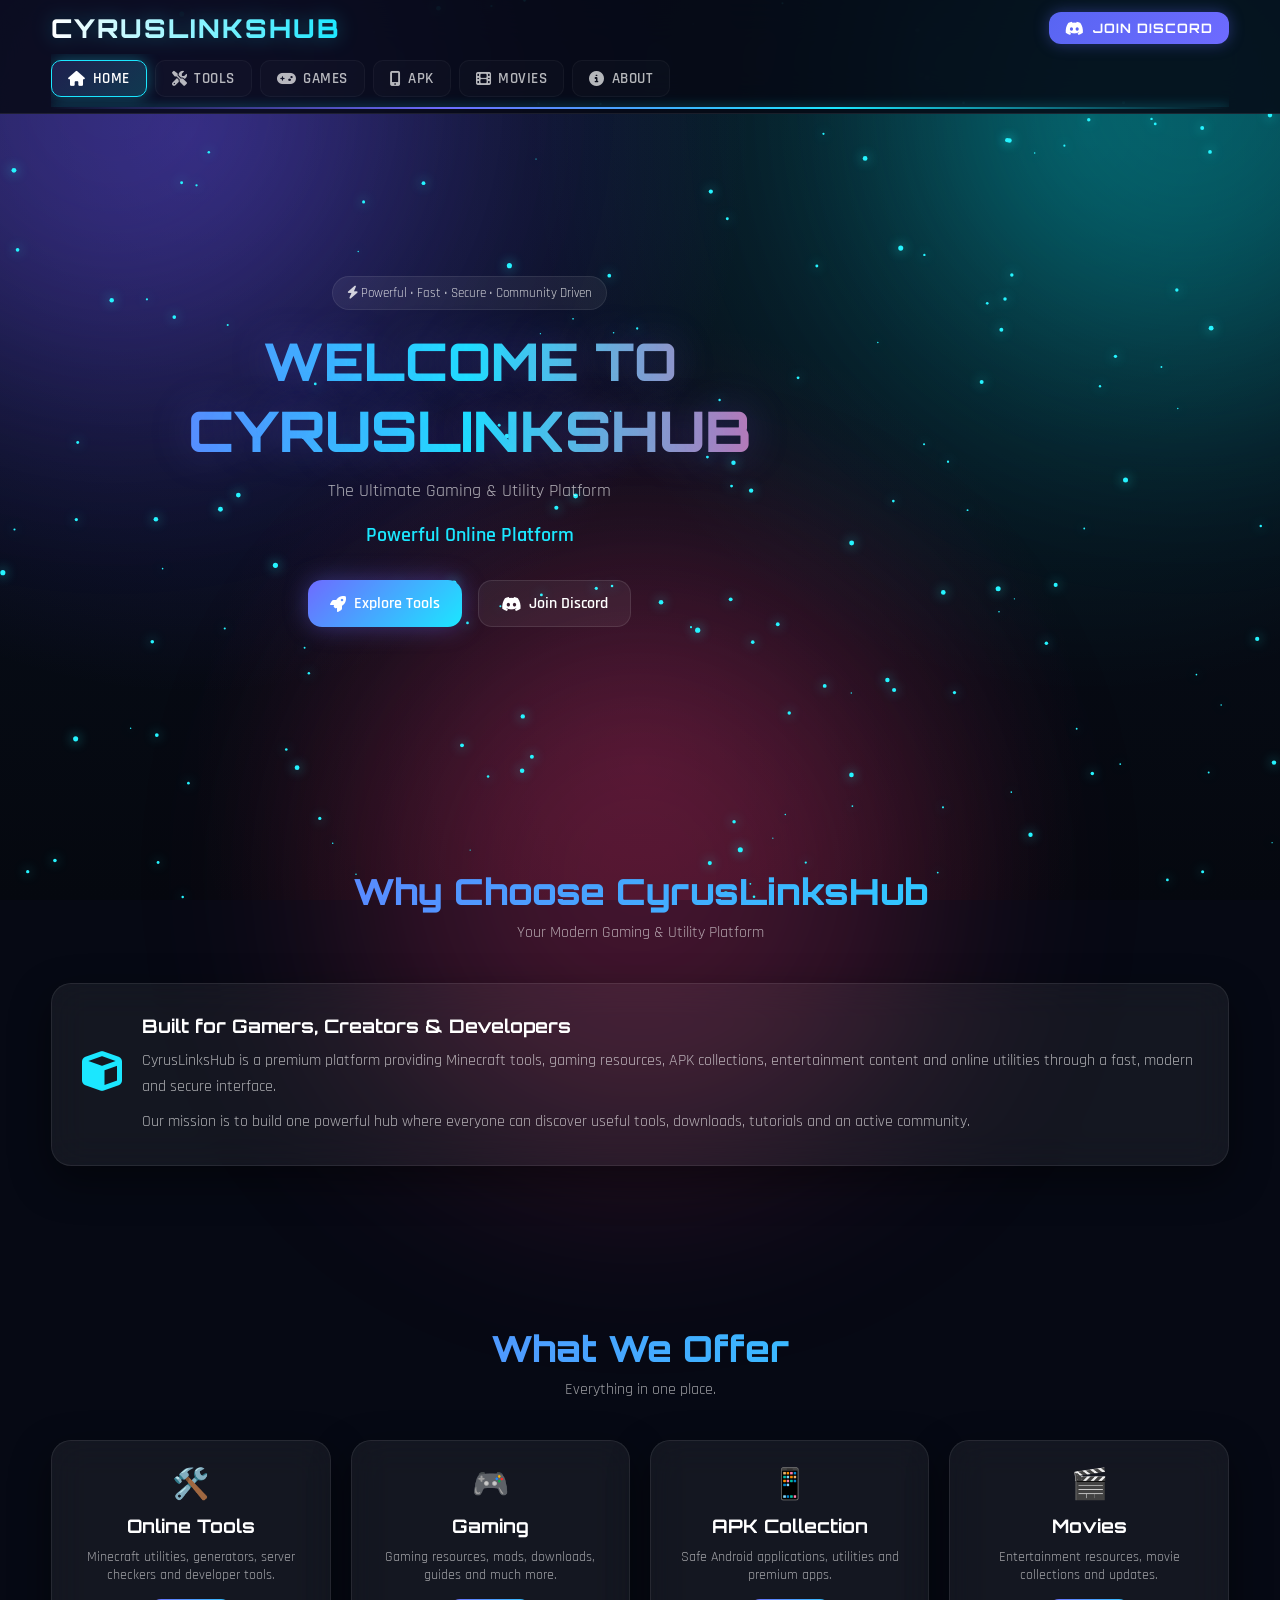
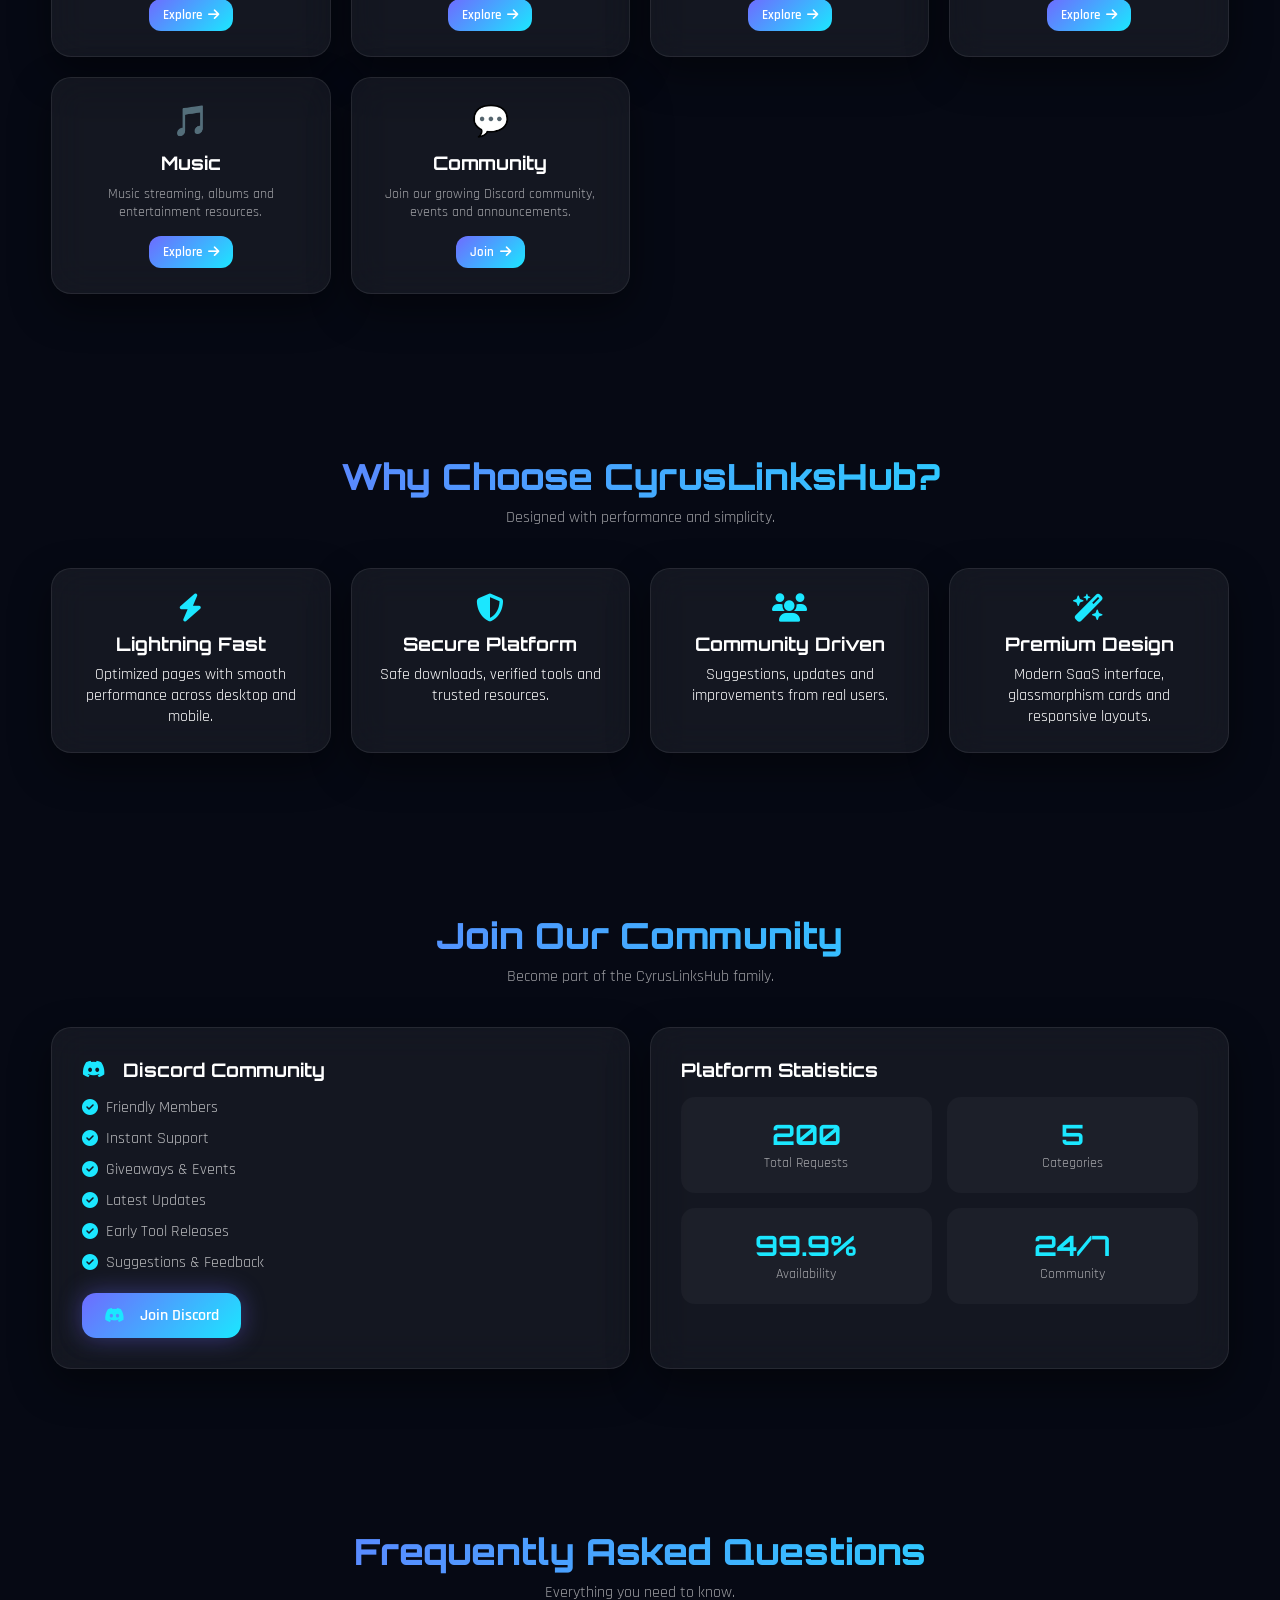
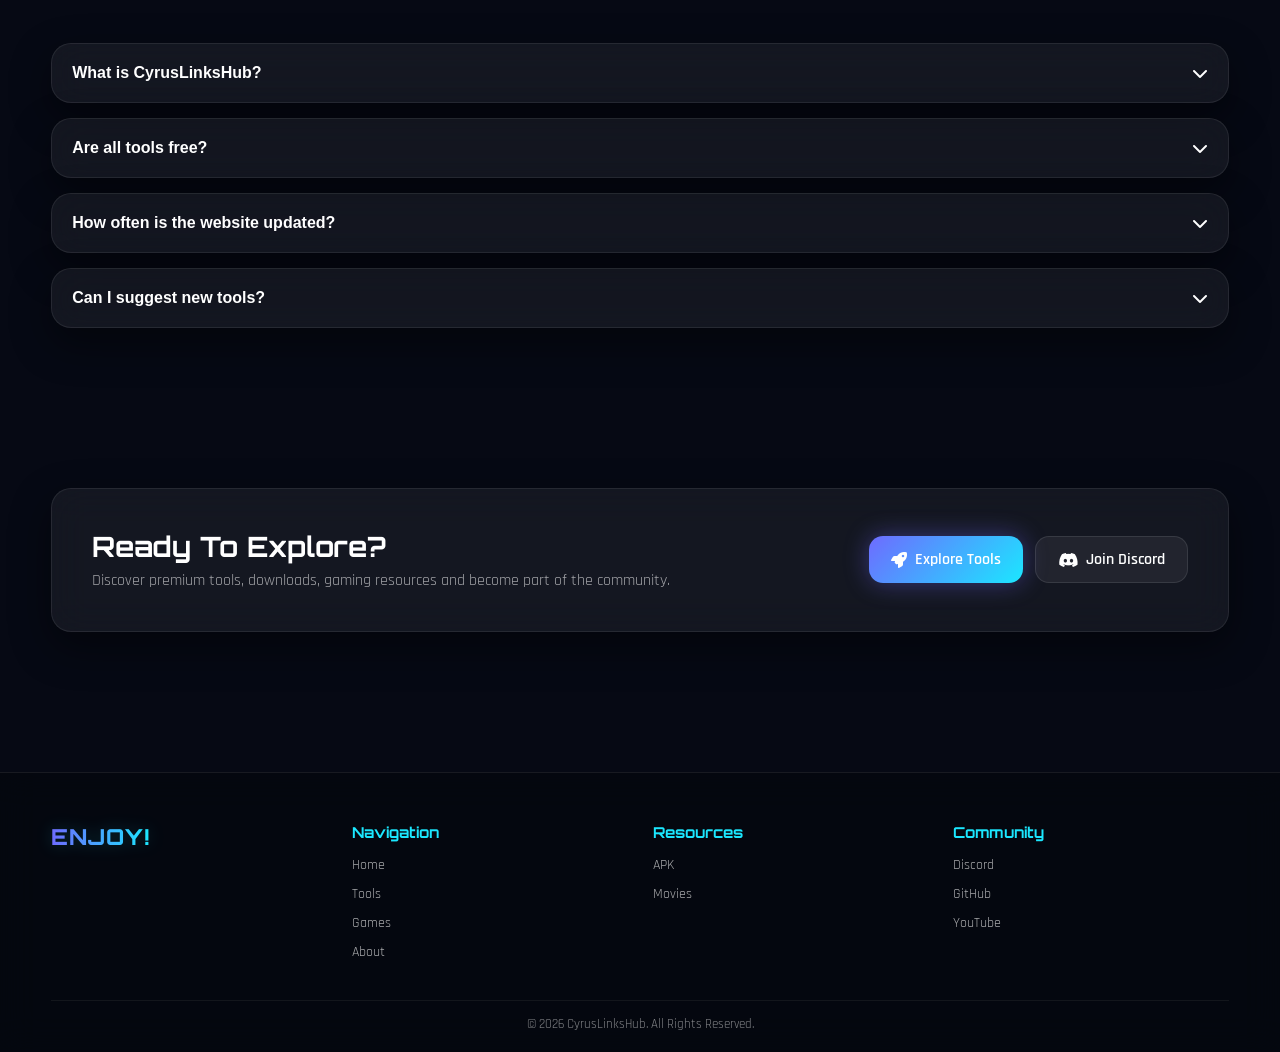
<file: index.html>
<!DOCTYPE html>
<html lang="en">

<head>
    <meta charset="UTF-8">
    <meta name="viewport" content="width=device-width, initial-scale=1.0">
    <title>CyrusLinksHub | Home</title>
    <meta name="description" content="CyrusLinksHub - Premium Minecraft Tools, Gaming Resources, APKs, Movies, Music and Community.">
    <link rel="stylesheet" href="style.css">
    <link rel="preconnect" href="https://fonts.googleapis.com">
    <link rel="preconnect" href="https://fonts.gstatic.com" crossorigin>
    <link href="https://fonts.googleapis.com/css2?family=Orbitron:wght@500;700;800&family=Rajdhani:wght@400;500;600;700&display=swap" rel="stylesheet">
    <link rel="stylesheet" href="https://cdnjs.cloudflare.com/ajax/libs/font-awesome/6.6.0/css/all.min.css">
</head>

<body>

    <canvas id="particles"></canvas>

    <div class="bg-glow glow-left"></div>
    <div class="bg-glow glow-right"></div>
    <div class="bg-glow glow-bottom"></div>

    <header class="header">
        <div class="container">
            <!-- Top Row: Animated Brand Title & Discord Button -->
            <div class="brand-bar">
                <a href="/" class="brand-text">cyruslinkshub</a>
                <a href="https://discord.gg/" target="_blank" class="discord-btn">
                    <i class="fab fa-discord"></i> Join Discord
                </a>
            </div>
            
            <!-- Bottom Row: Scrollable Glowing Navbar -->
            <nav class="navbar">
                <ul class="nav-links">
                    <li>
                        <a class="active" href="/">
                            <i class="fa-solid fa-house"></i> Home
                        </a>
                    </li>
                    <li>
                        <a href="/tools/">
                            <i class="fa-solid fa-screwdriver-wrench"></i> Tools
                        </a>
                    </li>
                    <li>
                        <a href="/games/">
                            <i class="fa-solid fa-gamepad"></i> Games
                        </a>
                    </li>
                    <li>
                        <a href="/apk/">
                            <i class="fa-solid fa-mobile-screen-button"></i> APK
                        </a>
                    </li>
                    <li>
                        <a href="/movies/">
                            <i class="fa-solid fa-film"></i> Movies
                        </a>
                    </li>
                    <li>
                        <a href="about">
                            <i class="fa-solid fa-circle-info"></i> About
                        </a>
                    </li>
                </ul>
            </nav>
        </div>
    </header>

    <main>
        <section class="hero">
            <div class="container">
                <div class="hero-content">
                    <div class="hero-badge">
                        <i class="fas fa-bolt"></i> Powerful • Fast • Secure • Community Driven
                    </div>
                    <h1>WELCOME TO <span>CYRUSLINKSHUB</span></h1>
                    <p class="hero-subtitle">The Ultimate Gaming & Utility Platform</p>
                    <div class="typing-box">
                        <span id="typing"></span>
                    </div>
                    <div class="hero-buttons">
                        <a href="tools.html" class="btn btn-primary">
                            <i class="fas fa-rocket"></i> Explore Tools
                        </a>
                        <a href="https://discord.gg/" target="_blank" class="btn btn-secondary">
                            <i class="fab fa-discord"></i> Join Discord
                        </a>
                    </div>
                </div>
            </div>
        </section>

        <!-- ABOUT SECTION -->
        <section id="about" class="about-section">
            <div class="container">
                <div class="section-title">
                    <h2>Why Choose CyrusLinksHub</h2>
                    <p>Your Modern Gaming & Utility Platform</p>
                </div>
                <div class="glass-card about-card">
                    <div class="about-icon">
                        <i class="fas fa-cube"></i>
                    </div>
                    <div class="about-content">
                        <h3>Built for Gamers, Creators & Developers</h3>
                        <p>CyrusLinksHub is a premium platform providing Minecraft tools, gaming resources, APK collections, entertainment content and online utilities through a fast, modern and secure interface.</p>
                        <p>Our mission is to build one powerful hub where everyone can discover useful tools, downloads, tutorials and an active community.</p>
                    </div>
                </div>
            </div>
        </section>

        <!-- WHAT WE OFFER -->
        <section class="features-section">
            <div class="container">
                <div class="section-title">
                    <h2>What We Offer</h2>
                    <p>Everything in one place.</p>
                </div>
                <div class="feature-grid">
                    <div class="glass-card feature-card">
                        <div class="feature-icon">🛠️</div>
                        <h3>Online Tools</h3>
                        <p>Minecraft utilities, generators, server checkers and developer tools.</p>
                        <a href="tools.html" class="card-btn">Explore <i class="fas fa-arrow-right"></i></a>
                    </div>
                    <div class="glass-card feature-card">
                        <div class="feature-icon">🎮</div>
                        <h3>Gaming</h3>
                        <p>Gaming resources, mods, downloads, guides and much more.</p>
                        <a href="games.html" class="card-btn">Explore <i class="fas fa-arrow-right"></i></a>
                    </div>
                    <div class="glass-card feature-card">
                        <div class="feature-icon">📱</div>
                        <h3>APK Collection</h3>
                        <p>Safe Android applications, utilities and premium apps.</p>
                        <a href="apk.html" class="card-btn">Explore <i class="fas fa-arrow-right"></i></a>
                    </div>
                    <div class="glass-card feature-card">
                        <div class="feature-icon">🎬</div>
                        <h3>Movies</h3>
                        <p>Entertainment resources, movie collections and updates.</p>
                        <a href="movies.html" class="card-btn">Explore <i class="fas fa-arrow-right"></i></a>
                    </div>
                    <div class="glass-card feature-card">
                        <div class="feature-icon">🎵</div>
                        <h3>Music</h3>
                        <p>Music streaming, albums and entertainment resources.</p>
                        <a href="music.html" class="card-btn">Explore <i class="fas fa-arrow-right"></i></a>
                    </div>
                    <div class="glass-card feature-card">
                        <div class="feature-icon">💬</div>
                        <h3>Community</h3>
                        <p>Join our growing Discord community, events and announcements.</p>
                        <a href="https://discord.gg/" target="_blank" class="card-btn">Join <i class="fas fa-arrow-right"></i></a>
                    </div>
                </div>
            </div>
        </section>

        <!-- WHY CHOOSE US -->
        <section class="why-section">
            <div class="container">
                <div class="section-title">
                    <h2>Why Choose CyrusLinksHub?</h2>
                    <p>Designed with performance and simplicity.</p>
                </div>
                <div class="why-grid">
                    <div class="glass-card why-card">
                        <i class="fas fa-bolt"></i>
                        <h3>Lightning Fast</h3>
                        <p>Optimized pages with smooth performance across desktop and mobile.</p>
                    </div>
                    <div class="glass-card why-card">
                        <i class="fas fa-shield-halved"></i>
                        <h3>Secure Platform</h3>
                        <p>Safe downloads, verified tools and trusted resources.</p>
                    </div>
                    <div class="glass-card why-card">
                        <i class="fas fa-users"></i>
                        <h3>Community Driven</h3>
                        <p>Suggestions, updates and improvements from real users.</p>
                    </div>
                    <div class="glass-card why-card">
                        <i class="fas fa-wand-magic-sparkles"></i>
                        <h3>Premium Design</h3>
                        <p>Modern SaaS interface, glassmorphism cards and responsive layouts.</p>
                    </div>
                </div>
            </div>
        </section>

        <!-- COMMUNITY + STATS -->
        <section id="community" class="community-section">
            <div class="container">
                <div class="section-title">
                    <h2>Join Our Community</h2>
                    <p>Become part of the CyrusLinksHub family.</p>
                </div>
                <div class="community-grid">
                    <div class="glass-card community-card">
                        <h3><i class="fab fa-discord"></i> Discord Community</h3>
                        <ul>
                            <li><i class="fas fa-check-circle"></i> Friendly Members</li>
                            <li><i class="fas fa-check-circle"></i> Instant Support</li>
                            <li><i class="fas fa-check-circle"></i> Giveaways & Events</li>
                            <li><i class="fas fa-check-circle"></i> Latest Updates</li>
                            <li><i class="fas fa-check-circle"></i> Early Tool Releases</li>
                            <li><i class="fas fa-check-circle"></i> Suggestions & Feedback</li>
                        </ul>
                        <a href="https://discord.gg/" target="_blank" class="btn btn-primary">
                            <i class="fab fa-discord"></i> Join Discord
                        </a>
                    </div>
                    <div class="glass-card stats-card">
                        <h3>Platform Statistics</h3>
                        <div class="stats-grid">
                            <div class="stat-box">
                                <h2 class="counter" data-target="750">0</h2>
                                <span>Total Requests</span>
                            </div>
                            <div class="stat-box">
                                <h2 class="counter" data-target="5">0</h2>
                                <span>Categories</span>
                            </div>
                            <div class="stat-box">
                                <h2>99.9%</h2>
                                <span>Availability</span>
                            </div>
                            <div class="stat-box">
                                <h2>24/7</h2>
                                <span>Community</span>
                            </div>
                        </div>
                    </div>
                </div>
            </div>
        </section>

        <!-- FAQ -->
        <section class="faq-section">
            <div class="container">
                <div class="section-title">
                    <h2>Frequently Asked Questions</h2>
                    <p>Everything you need to know.</p>
                </div>
                <div class="faq-list">
                    <div class="glass-card faq-item">
                        <button class="faq-question">
                            What is CyrusLinksHub? <i class="fas fa-chevron-down"></i>
                        </button>
                        <div class="faq-answer">
                            <p>CyrusLinksHub is an all-in-one platform for gaming tools, Minecraft resources, APK downloads, entertainment, utilities and community content.</p>
                        </div>
                    </div>
                    <div class="glass-card faq-item">
                        <button class="faq-question">
                            Are all tools free? <i class="fas fa-chevron-down"></i>
                        </button>
                        <div class="faq-answer">
                            <p>Yes. Almost every tool on CyrusLinksHub is completely free to use directly from your browser.</p>
                        </div>
                    </div>
                    <div class="glass-card faq-item">
                        <button class="faq-question">
                            How often is the website updated? <i class="fas fa-chevron-down"></i>
                        </button>
                        <div class="faq-answer">
                            <p>We regularly add new tools, features, games, downloads and improvements.</p>
                        </div>
                    </div>
                    <div class="glass-card faq-item">
                        <button class="faq-question">
                            Can I suggest new tools? <i class="fas fa-chevron-down"></i>
                        </button>
                        <div class="faq-answer">
                            <p>Absolutely! Join our Discord server and submit your ideas.</p>
                        </div>
                    </div>
                </div>
            </div>
        </section>

        <!-- CALL TO ACTION -->
        <section class="cta-section">
            <div class="container">
                <div class="glass-card cta-card">
                    <div>
                        <h2>Ready To Explore?</h2>
                        <p>Discover premium tools, downloads, gaming resources and become part of the community.</p>
                    </div>
                    <div class="cta-buttons">
                        <a href="tools.html" class="btn btn-primary">
                            <i class="fas fa-rocket"></i> Explore Tools
                        </a>
                        <a href="https://discord.gg/" target="_blank" class="btn btn-secondary">
                            <i class="fab fa-discord"></i> Join Discord
                        </a>
                    </div>
                </div>
            </div>
        </section>
    </main>

    <footer class="footer">
        <div class="container">
            <div class="footer-grid">
                <div class="footer-column">
                    <div class="footer-brand">
                        <span class="footer-brand-text">Enjoy!</span>
                    </div>
                </div>
                <div class="footer-column">
                    <h4>Navigation</h4>
                    <ul>
                        <li><a href="">Home</a></li>
                        <li><a href="">Tools</a></li>
                        <li><a href="">Games</a></li>
                        <li><a href="">About</a></li>
                    </ul>
                </div>
                <div class="footer-column">
                    <h4>Resources</h4>
                    <ul>
                        <li><a href="">APK</a></li>
                        <li><a href="">Movies</a></li>
                    </ul>
                </div>
                <div class="footer-column">
                    <h4>Community</h4>
                    <ul>
                        <li><a href="https://discord.gg/" target="_blank">Discord</a></li>
                        <li><a href="https://github.com/" target="_blank">GitHub</a></li>
                        <li><a href="https://youtube.com/" target="_blank">YouTube</a></li>
                    </ul>
                </div>
            </div>
            <div class="footer-bottom">
                <p>© 2026 CyrusLinksHub. All Rights Reserved.</p>
            </div>
        </div>
    </footer>

    <button id="topBtn">
        <i class="fas fa-arrow-up"></i>
    </button>

    <script>
        const words = ["Powerful Online Platform", "Fast & Secure Experience", "Built For Everyone", "Join Our Community"];
        let wordIndex = 0, charIndex = 0, deleting = false;
        const typing = document.getElementById("typing");

        function typeEffect() {
            const current = words[wordIndex];
            if (!deleting) {
                typing.textContent = current.substring(0, charIndex++);
                if (charIndex > current.length) {
                    deleting = true;
                    setTimeout(typeEffect, 1400);
                    return;
                }
            } else {
                typing.textContent = current.substring(0, charIndex--);
                if (charIndex === 0) {
                    deleting = false;
                    wordIndex = (wordIndex + 1) % words.length;
                }
            }
            setTimeout(typeEffect, deleting ? 40 : 80);
        }
        typeEffect();

        document.querySelectorAll(".counter").forEach(counter => {
            const update = () => {
                const target = +counter.dataset.target;
                const count = +counter.innerText;
                const speed = target / 80;
                if (count < target) {
                    counter.innerText = Math.ceil(count + speed);
                    requestAnimationFrame(update);
                } else {
                    counter.innerText = target;
                }
            };
            update();
        });

        document.querySelectorAll(".faq-question").forEach(btn => {
            btn.onclick = () => { btn.parentElement.classList.toggle("active"); };
        });

        const topBtn = document.getElementById("topBtn");
        window.addEventListener("scroll", () => { topBtn.style.display = window.scrollY > 300 ? "flex" : "none"; });
        topBtn.onclick = () => { window.scrollTo({ top: 0, behavior: "smooth" }); };

        const canvas = document.getElementById("particles");
        const ctx = canvas.getContext("2d");
        function resize() { canvas.width = window.innerWidth; canvas.height = window.innerHeight; }
        resize();
        window.addEventListener("resize", resize);

        const particles = [];
        for (let i = 0; i < 180; i++) {
            particles.push({
                x: Math.random() * canvas.width,
                y: Math.random() * canvas.height,
                r: Math.random() * 2 + 0.6,
                dx: (Math.random() - 0.5) * 0.25,
                dy: (Math.random() - 0.5) * 0.25
            });
        }

        function animate() {
            ctx.clearRect(0, 0, canvas.width, canvas.height);
            particles.forEach(p => {
                p.x += p.dx; p.y += p.dy;
                if (p.x < 0) p.x = canvas.width;
                if (p.x > canvas.width) p.x = 0;
                if (p.y < 0) p.y = canvas.height;
                if (p.y > canvas.height) p.y = 0;
                ctx.beginPath();
                ctx.arc(p.x, p.y, p.r, 0, Math.PI * 2);
                ctx.fillStyle = "#26F4FF";
                ctx.shadowColor = "#26F4FF";
                ctx.shadowBlur = 12;
                ctx.fill();
            });
            requestAnimationFrame(animate);
        }
        animate();
    </script>
    <script src="protection.js"></script>
    
</body>
</html>
</file>
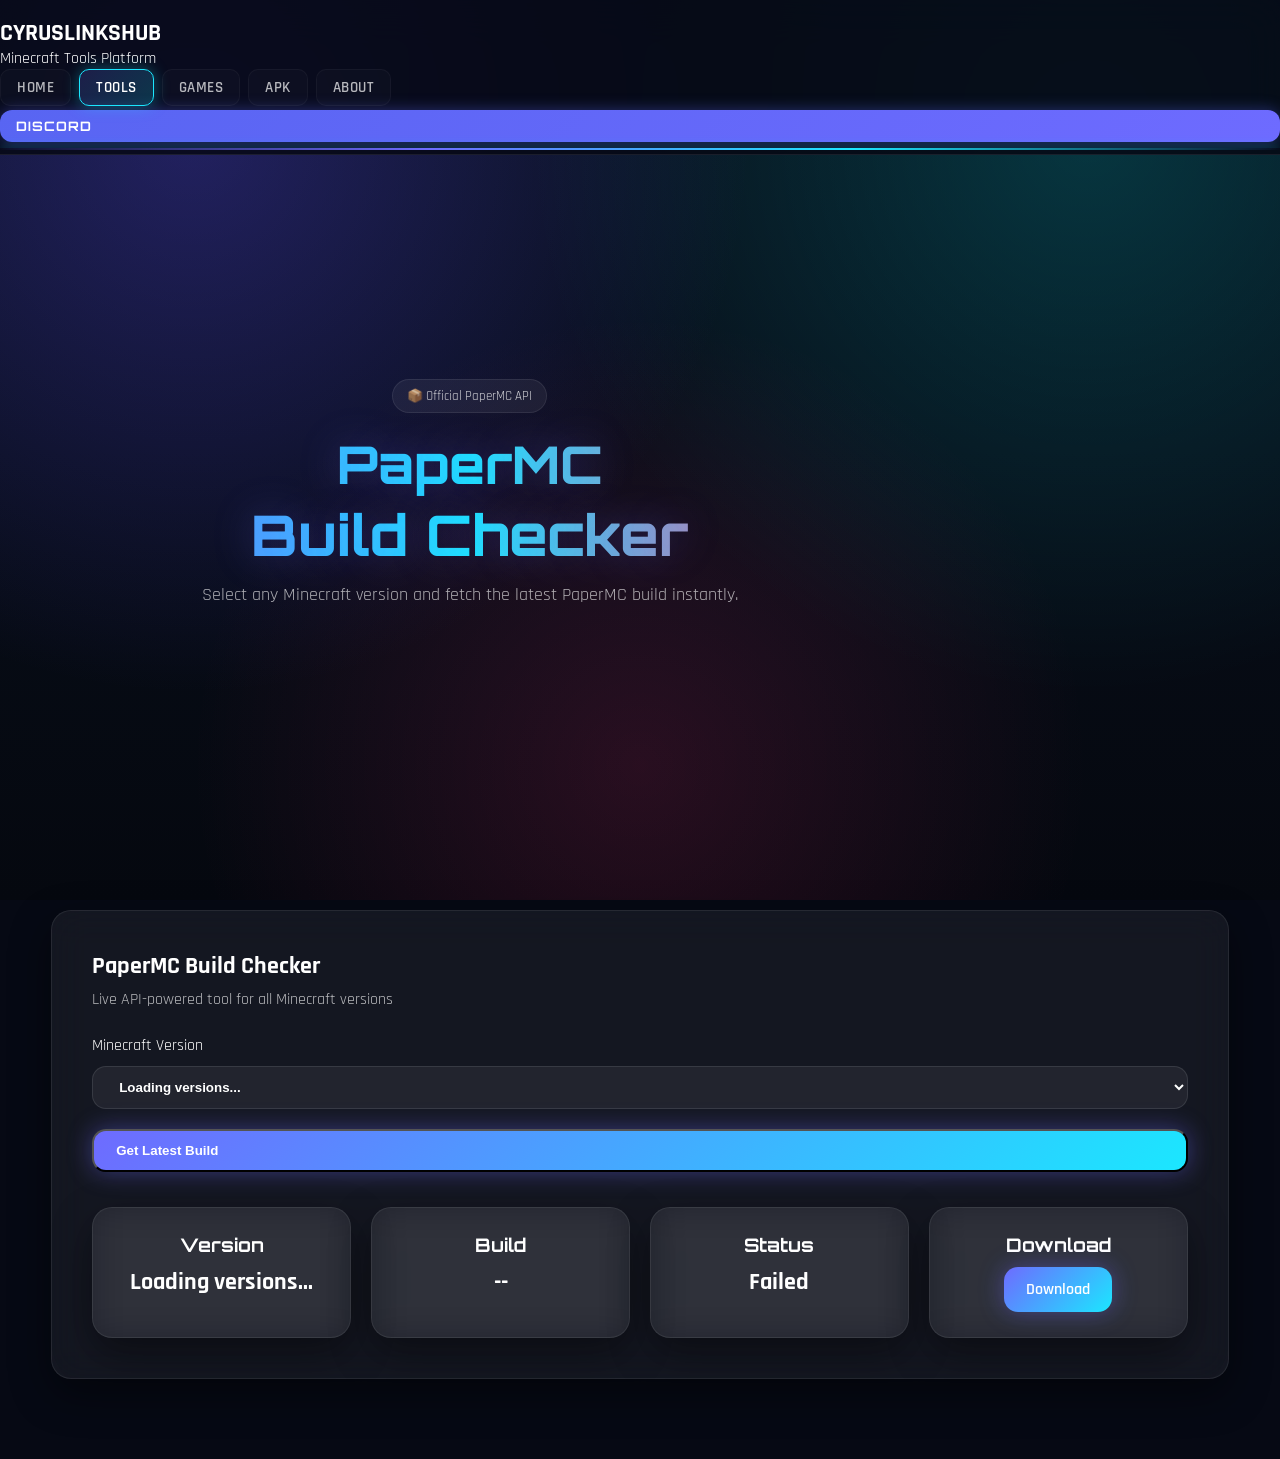
<file: tools/paper-checker.html>
<!DOCTYPE html>
<html lang="en">

<head>

<meta charset="UTF-8">
<meta name="viewport" content="width=device-width, initial-scale=1.0">

<title>PaperMC Build Checker | CyrusLinksHub</title>

<link rel="stylesheet" href="style.css">

</head>

<body>

<!-- BACKGROUND -->
<canvas id="particles"></canvas>

<!-- ================= NAVBAR ================= -->

<header class="header">

<div class="container navbar">

<!-- Animated Logo -->
<div class="logo">
<h2 class="animated-logo">CYRUSLINKSHUB</h2>
<span>Minecraft Tools Platform</span>
</div>

<ul class="nav-links">
<li><a href="index.html">Home</a></li>
<li><a class="active" href="tools.html">Tools</a></li>
<li><a href="games.html">Games</a></li>
<li><a href="apk.html">APK</a></li>
<li><a href="about.html">About</a></li>
</ul>

<a class="discord-btn"
href="https://discord.gg/"
target="_blank">
Discord
</a>

</div>

</header>

<!-- ================= HERO ================= -->

<section class="hero">

<div class="container">

<div class="hero-content">

<div class="hero-badge">
📦 Official PaperMC API
</div>

<h1>
PaperMC <span>Build Checker</span>
</h1>

<p class="hero-subtitle">
Select any Minecraft version and fetch the latest PaperMC build instantly.
</p>

</div>

</div>

</section>

<!-- ================= MAIN TOOL ================= -->

<section>

<div class="container">

<div class="glass-card">

<div style="padding:40px;">

<h2>PaperMC Build Checker</h2>

<p style="opacity:.7;margin-top:8px;">
Live API-powered tool for all Minecraft versions
</p>

<!-- VERSION SELECT -->

<div style="margin-top:25px;">

<label for="versionSelect">
Minecraft Version
</label>

<select
id="versionSelect"
class="btn btn-secondary"
style="width:100%;margin-top:10px;">

<option>Loading versions...</option>

</select>

</div>

<!-- BUTTON -->

<div style="margin-top:20px;">

<button
id="getBuild"
class="btn btn-primary"
style="width:100%;">

Get Latest Build

</button>

</div>

<!-- OUTPUT -->

<div class="feature-grid" style="margin-top:35px;">

<div class="glass-card feature-card">
<h3>Version</h3>
<h2 id="mcVersion">--</h2>
</div>

<div class="glass-card feature-card">
<h3>Build</h3>
<h2 id="buildNumber">--</h2>
</div>

<div class="glass-card feature-card">
<h3>Status</h3>
<h2 id="apiStatus">Waiting...</h2>
</div>

<div class="glass-card feature-card">
<h3>Download</h3>

<a
id="downloadButton"
class="btn btn-primary"
target="_blank">

Download

</a>

</div>

</div>
        </div>

    </div>

</div>

</section>

<script>

/* ===============================
   ELEMENTS
================================ */

const versionSelect = document.getElementById("versionSelect");
const getBuild = document.getElementById("getBuild");

const mcVersion = document.getElementById("mcVersion");
const buildNumber = document.getElementById("buildNumber");
const apiStatus = document.getElementById("apiStatus");
const downloadButton = document.getElementById("downloadButton");

/* Disable download until API loads */
downloadButton.removeAttribute("href");

/* ===============================
   LOAD ALL MINECRAFT VERSIONS
================================ */

async function loadVersions() {

    try {

        apiStatus.innerText = "Loading versions...";

        const res = await fetch(
            "https://api.papermc.io/v2/projects/paper"
        );

        if (!res.ok) {
            throw new Error("API Error");
        }

        const data = await res.json();

        versionSelect.innerHTML = "";

        [...data.versions]
            .reverse()
            .forEach(version => {

                const option = document.createElement("option");

                option.value = version;
                option.textContent = version;

                versionSelect.appendChild(option);

            });

        apiStatus.innerText = "API Online";

    } catch (error) {

        console.error(error);

        apiStatus.innerText = "API Error";

    }

}
      /* ===============================
       GET LATEST PAPER BUILD
    =============================== */

    async function getPaperBuild() {

        const version = versionSelect.value;

        if (!version) return;

        try {

            mcVersion.innerText = version;
            buildNumber.innerText = "Loading...";
            apiStatus.innerText = "Fetching...";

            downloadButton.removeAttribute("href");

            const res = await fetch(
                `https://api.papermc.io/v2/projects/paper/versions/${version}`
            );

            if (!res.ok) {
                throw new Error("API Error");
            }

            const data = await res.json();

            if (!data.builds || data.builds.length === 0) {

                buildNumber.innerText = "--";
                apiStatus.innerText = "No Builds";
                return;

            }

            const build = data.builds[data.builds.length - 1];

            buildNumber.innerText = "#" + build;

            const file = `paper-${version}-${build}.jar`;

            const url =
                `https://api.papermc.io/v2/projects/paper/versions/${version}/builds/${build}/downloads/${file}`;

            downloadButton.href = url;

            apiStatus.innerText = "Ready";

        } catch (error) {

            console.error(error);

            buildNumber.innerText = "--";
            apiStatus.innerText = "Failed";

            downloadButton.removeAttribute("href");

        }

    }

    /* ===============================
       BUTTON EVENT
    =============================== */

    getBuild.addEventListener("click", getPaperBuild);
      /* ===============================
       INITIAL LOAD
    =============================== */

    async function initialize() {

        await loadVersions();

        if (versionSelect.options.length > 0) {

            versionSelect.selectedIndex = 0;

            await getPaperBuild();

        }

    }

    initialize();

    /* ===============================
       AUTO UPDATE EVERY 5 MINUTES
    =============================== */

    setInterval(async () => {

        const currentVersion = versionSelect.value;

        await loadVersions();

        /* Restore selected version if it still exists */
        const option = [...versionSelect.options].find(
            opt => opt.value === currentVersion
        );

        if (option) {

            versionSelect.value = currentVersion;

        } else {

            versionSelect.selectedIndex = 0;

        }

        await getPaperBuild();

    }, 300000);

</script>

</body>
</html>
</file>
<file: style.css>
/* ==========================================================================
   1. CORE FONTS, RESETS & VARIABLE SCHEMES
   ========================================================================== */
@import url('https://fonts.googleapis.com/css2?family=Orbitron:wght@500;600;700;800&family=Rajdhani:wght@400;500;600;700&display=swap');

* {
    margin: 0;
    padding: 0;
    box-sizing: border-box;
    scroll-behavior: smooth;
}

:root {
    --bg: #060914;
    --bg2: #0b1022;
    --primary: #6E6BFF;
    --secondary: #1BE7FF;
    --accent: #FF4D94;
    --glass: rgba(255, 255, 255, .07);
    --glass2: rgba(255, 255, 255, .04);
    --border: rgba(255, 255, 255, .08);
    --text: #ffffff;
    --muted: #bfc9d8;
    --shadow: 0 15px 40px rgba(0, 0, 0, .45);
    --radius: 18px;
}

body {
    font-family: 'Rajdhani', sans-serif;
    background: var(--bg);
    color: var(--text);
    overflow-x: hidden;
    position: relative;
    min-height: 100vh;
}

/* Premium Animated Space Gradient Background */
body::before {
    content: "";
    position: fixed;
    inset: 0;
    z-index: -5;
    background: radial-gradient(circle at 15% 15%, rgba(95, 73, 255, .30), transparent 42%), 
                radial-gradient(circle at 85% 15%, rgba(0, 255, 255, .16), transparent 42%), 
                radial-gradient(circle at 50% 85%, rgba(255, 45, 120, .14), transparent 45%), 
                linear-gradient(180deg, #08111d, #070d18, #05080f);
    animation: bgMove 18s ease-in-out infinite alternate;
}

@keyframes bgMove {
    0% { transform: scale(1); }
    100% { transform: scale(1.06); }
}

/* Ambient Floating Background Glows */
.bg-glow {
    position: fixed;
    width: 550px;
    height: 550px;
    border-radius: 50%;
    filter: blur(120px);
    opacity: .25;
    z-index: -4;
    pointer-events: none;
    animation: floatGlow 12s ease-in-out infinite alternate;
}

.glow-left { background: #7c5cff; top: -180px; left: -160px; }
.glow-right { background: #00f7ff; top: -180px; right: -180px; }
.glow-bottom { background: #ff3d80; bottom: -250px; left: 50%; transform: translateX(-50%); }

@keyframes floatGlow {
    0% { transform: translateY(0); }
    100% { transform: translateY(35px); }
}

#particles {
    position: fixed;
    left: 0;
    top: 0;
    width: 100%;
    height: 100%;
    z-index: -3;
    pointer-events: none;
}

/* Global Content Wrap */
.container {
    width: 92%;
    max-width: 1350px;
    margin: auto;
}

a { text-decoration: none; color: inherit; }
img { max-width: 100%; display: block; }

/* ==========================================================================
   2. HEADER, ANIMATED BRAND TEXT & GLOWING SCROLLABLE NAV
   ========================================================================== */
.header {
    position: sticky;
    top: 0;
    z-index: 1000;
    background: rgba(6, 9, 20, 0.85);
    backdrop-filter: blur(20px);
    -webkit-backdrop-filter: blur(20px);
    border-bottom: 1px solid rgba(255, 255, 255, 0.08);
    padding: 12px 0 4px 0;
}

/* Top Row: Brand Text Left, Discord Button Right */
.brand-bar {
    display: flex;
    align-items: center;
    justify-content: space-between;
    width: 100%;
    padding-bottom: 10px;
}

/* Professional Animated Branding Typography */
.brand-text {
    font-family: 'Orbitron', sans-serif;
    font-size: 26px;
    font-weight: 800;
    text-transform: uppercase;
    letter-spacing: 2px;
    background: linear-gradient(90deg, #ffffff, #1be7ff, #6e6bff, #ffffff);
    background-size: 300% auto;
    -webkit-background-clip: text;
    -webkit-text-fill-color: transparent;
    animation: shineText 6s linear infinite;
    filter: drop-shadow(0 0 10px rgba(27, 231, 255, 0.3));
    transition: 0.3s;
}

.brand-text:hover {
    filter: drop-shadow(0 0 18px rgba(110, 107, 255, 0.7));
    transform: scale(1.02);
}

@keyframes shineText {
    0% { background-position: 0% 50%; }
    50% { background-position: 100% 50%; }
    100% { background-position: 0% 50%; }
}

/* Header Discord Integration Hook */
.discord-btn {
    padding: 8px 16px;
    border-radius: 12px;
    background: linear-gradient(135deg, #5865F2, #6e6bff);
    color: white;
    font-family: 'Orbitron', sans-serif;
    font-size: 13px;
    font-weight: 700;
    text-transform: uppercase;
    letter-spacing: 1px;
    display: flex;
    align-items: center;
    gap: 8px;
    box-shadow: 0 0 15px rgba(88, 101, 242, 0.4);
    transition: 0.3s cubic-bezier(0.175, 0.885, 0.32, 1.275);
}

.discord-btn i {
    font-size: 15px;
}

.discord-btn:hover {
    transform: translateY(-2px);
    box-shadow: 0 0 25px rgba(110, 107, 255, 0.7);
}

/* Scrollable Horizontal Navigation System */
.navbar {
    width: 100%;
    overflow-x: auto;
    white-space: nowrap;
    padding: 6px 0 8px 0;
    -webkit-overflow-scrolling: touch;
    position: relative;
}

/* Glowing Indicator Strip beneath navbar */
.navbar::after {
    content: '';
    position: absolute;
    bottom: 0;
    left: 0;
    width: 100%;
    height: 2px;
    background: linear-gradient(90deg, transparent, #6e6bff, #1be7ff, transparent);
    box-shadow: 0 1px 12px rgba(27, 231, 255, 0.8);
    pointer-events: none;
}

.nav-links {
    display: inline-flex;
    gap: 8px;
    list-style: none;
    padding-bottom: 4px;
}

.nav-links li {
    display: inline-block;
}

.nav-links a {
    padding: 8px 16px;
    border-radius: 10px;
    font-size: 15px;
    font-weight: 600;
    text-transform: uppercase;
    letter-spacing: 0.5px;
    color: rgba(255, 255, 255, 0.7);
    transition: 0.25s ease;
    display: flex;
    align-items: center;
    gap: 7px;
    background: rgba(255, 255, 255, 0.02);
    border: 1px solid rgba(255, 255, 255, 0.04);
}

.nav-links a:hover {
    color: #fff;
    background: rgba(27, 231, 255, 0.08);
    border-color: rgba(27, 231, 255, 0.3);
    box-shadow: 0 0 15px rgba(27, 231, 255, 0.2);
}

.nav-links a.active {
    background: linear-gradient(135deg, rgba(110, 107, 255, 0.2), rgba(27, 231, 255, 0.2));
    border-color: #1be7ff;
    color: #fff;
    box-shadow: 0 0 15px rgba(27, 231, 255, 0.35);
}

/* Custom Minimal Scrollbar for the Navigation Stream */
.navbar::-webkit-scrollbar {
    height: 3px;
}
.navbar::-webkit-scrollbar-track {
    background: transparent;
}
.navbar::-webkit-scrollbar-thumb {
    background: rgba(255, 255, 255, 0.1);
    border-radius: 10px;
}
.navbar:hover::-webkit-scrollbar-thumb {
    background: rgba(27, 231, 255, 0.4);
}

/* ==========================================================================
   3. HERO AREA VIEWPORT STYLING
   ========================================================================== */
.hero {
    min-height: 75vh;
    display: flex;
    align-items: center;
    justify-content: center;
    text-align: center;
    position: relative;
    padding: 50px 20px;
}

.hero-content { max-width: 800px; }

.hero-badge {
    display: inline-block;
    padding: 8px 14px;
    border-radius: 20px;
    background: rgba(255, 255, 255, 0.06);
    border: 1px solid rgba(255, 255, 255, 0.08);
    font-size: 13px;
    margin-bottom: 20px;
    color: rgba(255, 255, 255, 0.8);
}

.hero h1 {
    font-family: 'Orbitron', sans-serif;
    font-size: 52px;
    font-weight: 800;
    line-height: 1.2;
    background: linear-gradient(90deg, #6e6bff, #1be7ff, #ff4d94);
    -webkit-background-clip: text;
    -webkit-text-fill-color: transparent;
    text-shadow: 0 0 40px rgba(110, 107, 255, 0.3);
}

.hero h1 span {
    display: block;
    font-size: 56px;
    margin-top: 5px;
}

.hero-subtitle {
    font-size: 18px;
    margin-top: 15px;
    color: rgba(255, 255, 255, 0.65);
}

.typing-box {
    margin-top: 20px;
    font-size: 20px;
    color: #1be7ff;
    min-height: 28px;
    font-weight: 600;
}

.hero-buttons {
    margin-top: 30px;
    display: flex;
    gap: 16px;
    justify-content: center;
    flex-wrap: wrap;
}

.btn {
    padding: 12px 22px;
    border-radius: 14px;
    font-weight: 600;
    transition: 0.3s ease-in-out;
    cursor: pointer;
    display: inline-flex;
    align-items: center;
    gap: 8px;
}

.btn-primary {
    background: linear-gradient(135deg, #6e6bff, #1be7ff);
    color: white;
    box-shadow: 0 0 25px rgba(110, 107, 255, 0.4);
}

.btn-primary:hover {
    transform: translateY(-3px);
    box-shadow: 0 0 35px rgba(110, 107, 255, 0.6);
}

.btn-secondary {
    background: rgba(255, 255, 255, 0.06);
    border: 1px solid rgba(255, 255, 255, 0.1);
    color: white;
}

.btn-secondary:hover {
    background: rgba(255, 255, 255, 0.1);
    transform: translateY(-3px);
}

/* ==========================================================================
   4. SECTIONS & CARDS METRICS
   ========================================================================== */
section {
    padding: 80px 0;
    position: relative;
    animation: fadeUp 0.8s ease-in-out;
}

@keyframes fadeUp {
    from { opacity: 0; transform: translateY(20px); }
    to { opacity: 1; transform: translateY(0); }
}

.section-title { text-align: center; margin-bottom: 40px; }
.section-title h2 {
    font-family: 'Orbitron', sans-serif;
    font-size: 36px;
    font-weight: 800;
    background: linear-gradient(90deg, #6e6bff, #1be7ff);
    -webkit-background-clip: text;
    -webkit-text-fill-color: transparent;
}
.section-title p { color: rgba(255, 255, 255, 0.6); margin-top: 8px; }

.glass-card {
    background: rgba(255, 255, 255, .06);
    backdrop-filter: blur(18px);
    -webkit-backdrop-filter: blur(18px);
    border: 1px solid rgba(255, 255, 255, .08);
    border-radius: 20px;
    box-shadow: var(--shadow);
    transition: 0.35s cubic-bezier(0.165, 0.84, 0.44, 1);
}

.glass-card:hover {
    transform: translateY(-8px) scale(1.01);
    border-color: rgba(0, 247, 255, .35);
    box-shadow: 0 20px 50px rgba(0, 0, 0, .45), 0 0 25px rgba(0, 247, 255, .18);
}

/* About Module Grid */
.about-section .about-card { 
    padding: 30px; 
    display: flex; 
    gap: 20px; 
    align-items: center; 
}
.about-icon { font-size: 40px; color: #1be7ff; }
.about-content h3 { font-family: 'Orbitron', sans-serif; }
.about-content p { color: rgba(255, 255, 255, 0.65); margin-top: 10px; line-height: 1.6; }

/* Features Utility Matrix Grid */
.feature-grid { display: grid; grid-template-columns: repeat(auto-fit, minmax(240px, 1fr)); gap: 20px; }
.feature-card { padding: 25px; text-align: center; }
.feature-icon { font-size: 30px; margin-bottom: 10px; }
.feature-card h3 { margin-bottom: 10px; font-family: 'Orbitron', sans-serif; }
.feature-card p { color: rgba(255, 255, 255, 0.6); font-size: 14px; }

.card-btn {
    display: inline-flex;
    align-items: center;
    gap: 6px;
    margin-top: 15px;
    padding: 8px 14px;
    border-radius: 12px;
    background: linear-gradient(135deg, #6e6bff, #1be7ff);
    color: #fff;
    font-size: 13px;
    font-weight: 600;
    transition: 0.3s ease-in-out;
}
.card-btn:hover { transform: scale(1.05); box-shadow: 0 0 15px rgba(27, 231, 255, 0.4); }

/* Why Parameters Grid */
.why-grid { display: grid; grid-template-columns: repeat(auto-fit, minmax(220px, 1fr)); gap: 20px; }
.why-card { padding: 25px; text-align: center; }
.why-card i { font-size: 28px; color: #1be7ff; margin-bottom: 10px; }
.why-card h3 { font-family: 'Orbitron', sans-serif; margin-bottom: 8px; }

/* Community Dashboard Grid Layouts */
.community-grid { display: grid; grid-template-columns: 1fr 1fr; gap: 20px; }
.community-card { padding: 30px; }
.community-card h3 { font-family: 'Orbitron', sans-serif; margin-bottom: 15px; display: flex; align-items: center; gap: 10px; }
.community-card ul { list-style: none; margin-bottom: 20px; }
.community-card li { margin: 10px 0; color: rgba(255, 255, 255, 0.7); display: flex; align-items: center; }
.community-card i { color: #1be7ff; margin-right: 8px; }

.stats-card { padding: 30px; }
.stats-card h3 { font-family: 'Orbitron', sans-serif; margin-bottom: 15px; }
.stats-grid { display: grid; grid-template-columns: repeat(2, 1fr); gap: 15px; }
.stat-box { padding: 20px; border-radius: 14px; background: rgba(255, 255, 255, 0.03); text-align: center; }
.stat-box h2 { font-family: 'Orbitron', sans-serif; font-size: 28px; color: #1be7ff; }
.stat-box span { color: rgba(255, 255, 255, 0.6); font-size: 14px; }

/* ==========================================================================
   5. INTERACTIVE ACCORDIONS (FAQ) & CTA PANELS
   ========================================================================== */
.faq-list { display: flex; flex-direction: column; gap: 15px; }
.faq-item { padding: 5px; }
.faq-question { width: 100%; background: none; border: none; color: #fff; font-size: 16px; font-weight: 600; display: flex; justify-content: space-between; align-items: center; cursor: pointer; padding: 15px; text-align: left; }
.faq-answer { max-height: 0; overflow: hidden; transition: 0.4s; padding: 0 15px; color: rgba(255, 255, 255, 0.6); line-height: 1.6; }
.faq-item.active .faq-answer { max-height: 200px; padding: 15px; }

.cta-card { padding: 40px; display: flex; justify-content: space-between; align-items: center; gap: 20px; }
.cta-card h2 { font-family: 'Orbitron', sans-serif; font-size: 28px; }
.cta-card p { color: rgba(255, 255, 255, 0.6); margin-top: 6px; }
.cta-buttons { display: flex; gap: 12px; }

/* ==========================================================================
   6. PREMIUM METRICS SYSTEM FOOTER (TEXT BRAND FIXED)
   ========================================================================== */
.footer {
    background: rgba(5, 8, 15, 0.9);
    backdrop-filter: blur(18px);
    -webkit-backdrop-filter: blur(18px);
    border-top: 1px solid rgba(255, 255, 255, 0.08);
    padding: 50px 0 20px;
    margin-top: 60px;
}

.footer-grid { display: grid; grid-template-columns: repeat(auto-fit, minmax(180px, 1fr)); gap: 25px; margin-bottom: 30px; }
.footer-brand { display: flex; align-items: center; }

.footer-brand-text {
    font-family: 'Orbitron', sans-serif;
    font-size: 22px;
    font-weight: 800;
    text-transform: uppercase;
    letter-spacing: 1px;
    background: linear-gradient(90deg, #6e6bff, #1be7ff);
    -webkit-background-clip: text;
    -webkit-text-fill-color: transparent;
    filter: drop-shadow(0 0 8px rgba(27, 231, 255, 0.2));
}

.footer-column h4 { margin-bottom: 12px; font-family: 'Orbitron', sans-serif; font-size: 15px; color: #1be7ff; }
.footer-column ul { list-style: none; }
.footer-column ul li { margin: 8px 0; }
.footer-column ul li a { color: rgba(255, 255, 255, 0.65); font-size: 14px; transition: 0.3s; }
.footer-column ul li a:hover { color: #fff; padding-left: 5px; }

.footer-bottom { text-align: center; padding-top: 15px; border-top: 1px solid rgba(255, 255, 255, 0.06); color: rgba(255, 255, 255, 0.5); font-size: 13px; }

/* ==========================================================================
   7. FLOATING INTERFACES & RESPONSIVE LAYOUT BREAKPOINTS
   ========================================================================== */
#topBtn {
    position: fixed;
    bottom: 25px;
    right: 25px;
    width: 45px;
    height: 45px;
    border: none;
    border-radius: 50%;
    background: linear-gradient(135deg, #6e6bff, #1be7ff);
    color: white;
    font-size: 16px;
    cursor: pointer;
    display: none;
    align-items: center;
    justify-content: center;
    box-shadow: 0 0 20px rgba(110, 107, 255, 0.4);
    transition: 0.3s;
    z-index: 999;
}
#topBtn:hover { transform: translateY(-4px); box-shadow: 0 0 30px rgba(110, 107, 255, 0.6); }

/* Responsive Scale Checks */
@media(max-width: 768px) {
    .brand-text { font-size: 21px; letter-spacing: 1px; }
    .discord-btn { padding: 6px 12px; font-size: 11px; }
    .community-grid { grid-template-columns: 1fr; }
    .cta-card { flex-direction: column; text-align: center; padding: 30px; }
    .cta-buttons { margin-top: 10px; }
    .hero h1 { font-size: 36px; }
    .hero h1 span { font-size: 40px; }
}

/* Scrollbar and Custom Selection Overlays */
::-webkit-scrollbar { width: 8px; }
::-webkit-scrollbar-track { background: #05080f; }
::-webkit-scrollbar-thumb { background: linear-gradient(135deg, #6e6bff, #1be7ff); border-radius: 10px; }
::selection { background: #1be7ff; color: #000; }

/* ==========================================================================
   8. ANTI-COPY & CONTENT PROTECTION (PC & MOBILE)
   ========================================================================== */
body, html {
    /* Disables text selection across all desktop browsers */
    -webkit-user-select: none;  
    -moz-user-select: none;     
    -ms-user-select: none;      
    user-select: none;          

    /* CRITICAL FOR PHONES: Disables the magnifying glass/long-press menu on iOS and Android */
    -webkit-touch-callout: none; 
}

/* Keeps interactive inputs functioning normally if you ever add them */
input, textarea, select {
    -webkit-user-select: text;
    -moz-user-select: text;
    -ms-user-select: text;
    user-select: text;
    -webkit-touch-callout: default;
}
</file>
<file: tools/style.css>
/* ==========================================================================
   1. CORE FONTS, RESETS & VARIABLE SCHEMES
   ========================================================================== */
@import url('https://fonts.googleapis.com/css2?family=Orbitron:wght@500;600;700;800&family=Rajdhani:wght@400;500;600;700&display=swap');

* {
    margin: 0;
    padding: 0;
    box-sizing: border-box;
    scroll-behavior: smooth;
}

:root {
    --bg: #060914;
    --bg2: #0b1022;
    --primary: #6E6BFF;
    --secondary: #1BE7FF;
    --accent: #FF4D94;
    --glass: rgba(255, 255, 255, .07);
    --glass2: rgba(255, 255, 255, .04);
    --border: rgba(255, 255, 255, .08);
    --text: #ffffff;
    --muted: #bfc9d8;
    --shadow: 0 15px 40px rgba(0, 0, 0, .45);
    --radius: 18px;
}

body {
    font-family: 'Rajdhani', sans-serif;
    background: var(--bg);
    color: var(--text);
    overflow-x: hidden;
    position: relative;
    min-height: 100vh;
}

/* Premium Animated Space Gradient Background */
body::before {
    content: "";
    position: fixed;
    inset: 0;
    z-index: -5;
    background: radial-gradient(circle at 15% 15%, rgba(95, 73, 255, .30), transparent 42%), 
                radial-gradient(circle at 85% 15%, rgba(0, 255, 255, .16), transparent 42%), 
                radial-gradient(circle at 50% 85%, rgba(255, 45, 120, .14), transparent 45%), 
                linear-gradient(180deg, #08111d, #070d18, #05080f);
    animation: bgMove 18s ease-in-out infinite alternate;
}

@keyframes bgMove {
    0% { transform: scale(1); }
    100% { transform: scale(1.06); }
}

/* Ambient Floating Background Glows */
.bg-glow {
    position: fixed;
    width: 550px;
    height: 550px;
    border-radius: 50%;
    filter: blur(120px);
    opacity: .25;
    z-index: -4;
    pointer-events: none;
    animation: floatGlow 12s ease-in-out infinite alternate;
}

.glow-left { background: #7c5cff; top: -180px; left: -160px; }
.glow-right { background: #00f7ff; top: -180px; right: -180px; }
.glow-bottom { background: #ff3d80; bottom: -250px; left: 50%; transform: translateX(-50%); }

@keyframes floatGlow {
    0% { transform: translateY(0); }
    100% { transform: translateY(35px); }
}

#particles {
    position: fixed;
    left: 0;
    top: 0;
    width: 100%;
    height: 100%;
    z-index: -3;
    pointer-events: none;
}

/* Global Content Wrap */
.container {
    width: 92%;
    max-width: 1350px;
    margin: auto;
}

a { text-decoration: none; color: inherit; }
img { max-width: 100%; display: block; }

/* ==========================================================================
   2. HEADER, ANIMATED BRAND TEXT & GLOWING SCROLLABLE NAV
   ========================================================================== */
.header {
    position: sticky;
    top: 0;
    z-index: 1000;
    background: rgba(6, 9, 20, 0.85);
    backdrop-filter: blur(20px);
    -webkit-backdrop-filter: blur(20px);
    border-bottom: 1px solid rgba(255, 255, 255, 0.08);
    padding: 12px 0 4px 0;
}

/* Top Row: Brand Text Left, Discord Button Right */
.brand-bar {
    display: flex;
    align-items: center;
    justify-content: space-between;
    width: 100%;
    padding-bottom: 10px;
}

/* Professional Animated Branding Typography */
.brand-text {
    font-family: 'Orbitron', sans-serif;
    font-size: 26px;
    font-weight: 800;
    text-transform: uppercase;
    letter-spacing: 2px;
    background: linear-gradient(90deg, #ffffff, #1be7ff, #6e6bff, #ffffff);
    background-size: 300% auto;
    -webkit-background-clip: text;
    -webkit-text-fill-color: transparent;
    animation: shineText 6s linear infinite;
    filter: drop-shadow(0 0 10px rgba(27, 231, 255, 0.3));
    transition: 0.3s;
}

.brand-text:hover {
    filter: drop-shadow(0 0 18px rgba(110, 107, 255, 0.7));
    transform: scale(1.02);
}

@keyframes shineText {
    0% { background-position: 0% 50%; }
    50% { background-position: 100% 50%; }
    100% { background-position: 0% 50%; }
}

/* Header Discord Integration Hook */
.discord-btn {
    padding: 8px 16px;
    border-radius: 12px;
    background: linear-gradient(135deg, #5865F2, #6e6bff);
    color: white;
    font-family: 'Orbitron', sans-serif;
    font-size: 13px;
    font-weight: 700;
    text-transform: uppercase;
    letter-spacing: 1px;
    display: flex;
    align-items: center;
    gap: 8px;
    box-shadow: 0 0 15px rgba(88, 101, 242, 0.4);
    transition: 0.3s cubic-bezier(0.175, 0.885, 0.32, 1.275);
}

.discord-btn i {
    font-size: 15px;
}

.discord-btn:hover {
    transform: translateY(-2px);
    box-shadow: 0 0 25px rgba(110, 107, 255, 0.7);
}

/* Scrollable Horizontal Navigation System */
.navbar {
    width: 100%;
    overflow-x: auto;
    white-space: nowrap;
    padding: 6px 0 8px 0;
    -webkit-overflow-scrolling: touch;
    position: relative;
}

/* Glowing Indicator Strip beneath navbar */
.navbar::after {
    content: '';
    position: absolute;
    bottom: 0;
    left: 0;
    width: 100%;
    height: 2px;
    background: linear-gradient(90deg, transparent, #6e6bff, #1be7ff, transparent);
    box-shadow: 0 1px 12px rgba(27, 231, 255, 0.8);
    pointer-events: none;
}

.nav-links {
    display: inline-flex;
    gap: 8px;
    list-style: none;
    padding-bottom: 4px;
}

.nav-links li {
    display: inline-block;
}

.nav-links a {
    padding: 8px 16px;
    border-radius: 10px;
    font-size: 15px;
    font-weight: 600;
    text-transform: uppercase;
    letter-spacing: 0.5px;
    color: rgba(255, 255, 255, 0.7);
    transition: 0.25s ease;
    display: flex;
    align-items: center;
    gap: 7px;
    background: rgba(255, 255, 255, 0.02);
    border: 1px solid rgba(255, 255, 255, 0.04);
}

.nav-links a:hover {
    color: #fff;
    background: rgba(27, 231, 255, 0.08);
    border-color: rgba(27, 231, 255, 0.3);
    box-shadow: 0 0 15px rgba(27, 231, 255, 0.2);
}

.nav-links a.active {
    background: linear-gradient(135deg, rgba(110, 107, 255, 0.2), rgba(27, 231, 255, 0.2));
    border-color: #1be7ff;
    color: #fff;
    box-shadow: 0 0 15px rgba(27, 231, 255, 0.35);
}

/* Custom Minimal Scrollbar for the Navigation Stream */
.navbar::-webkit-scrollbar {
    height: 3px;
}
.navbar::-webkit-scrollbar-track {
    background: transparent;
}
.navbar::-webkit-scrollbar-thumb {
    background: rgba(255, 255, 255, 0.1);
    border-radius: 10px;
}
.navbar:hover::-webkit-scrollbar-thumb {
    background: rgba(27, 231, 255, 0.4);
}

/* ==========================================================================
   3. HERO AREA VIEWPORT STYLING
   ========================================================================== */
.hero {
    min-height: 75vh;
    display: flex;
    align-items: center;
    justify-content: center;
    text-align: center;
    position: relative;
    padding: 50px 20px;
}

.hero-content { max-width: 800px; }

.hero-badge {
    display: inline-block;
    padding: 8px 14px;
    border-radius: 20px;
    background: rgba(255, 255, 255, 0.06);
    border: 1px solid rgba(255, 255, 255, 0.08);
    font-size: 13px;
    margin-bottom: 20px;
    color: rgba(255, 255, 255, 0.8);
}

.hero h1 {
    font-family: 'Orbitron', sans-serif;
    font-size: 52px;
    font-weight: 800;
    line-height: 1.2;
    background: linear-gradient(90deg, #6e6bff, #1be7ff, #ff4d94);
    -webkit-background-clip: text;
    -webkit-text-fill-color: transparent;
    text-shadow: 0 0 40px rgba(110, 107, 255, 0.3);
}

.hero h1 span {
    display: block;
    font-size: 56px;
    margin-top: 5px;
}

.hero-subtitle {
    font-size: 18px;
    margin-top: 15px;
    color: rgba(255, 255, 255, 0.65);
}

.typing-box {
    margin-top: 20px;
    font-size: 20px;
    color: #1be7ff;
    min-height: 28px;
    font-weight: 600;
}

.hero-buttons {
    margin-top: 30px;
    display: flex;
    gap: 16px;
    justify-content: center;
    flex-wrap: wrap;
}

.btn {
    padding: 12px 22px;
    border-radius: 14px;
    font-weight: 600;
    transition: 0.3s ease-in-out;
    cursor: pointer;
    display: inline-flex;
    align-items: center;
    gap: 8px;
}

.btn-primary {
    background: linear-gradient(135deg, #6e6bff, #1be7ff);
    color: white;
    box-shadow: 0 0 25px rgba(110, 107, 255, 0.4);
}

.btn-primary:hover {
    transform: translateY(-3px);
    box-shadow: 0 0 35px rgba(110, 107, 255, 0.6);
}

.btn-secondary {
    background: rgba(255, 255, 255, 0.06);
    border: 1px solid rgba(255, 255, 255, 0.1);
    color: white;
}

.btn-secondary:hover {
    background: rgba(255, 255, 255, 0.1);
    transform: translateY(-3px);
}

/* ==========================================================================
   4. SECTIONS & CARDS METRICS
   ========================================================================== */
section {
    padding: 80px 0;
    position: relative;
    animation: fadeUp 0.8s ease-in-out;
}

@keyframes fadeUp {
    from { opacity: 0; transform: translateY(20px); }
    to { opacity: 1; transform: translateY(0); }
}

.section-title { text-align: center; margin-bottom: 40px; }
.section-title h2 {
    font-family: 'Orbitron', sans-serif;
    font-size: 36px;
    font-weight: 800;
    background: linear-gradient(90deg, #6e6bff, #1be7ff);
    -webkit-background-clip: text;
    -webkit-text-fill-color: transparent;
}
.section-title p { color: rgba(255, 255, 255, 0.6); margin-top: 8px; }

.glass-card {
    background: rgba(255, 255, 255, .06);
    backdrop-filter: blur(18px);
    -webkit-backdrop-filter: blur(18px);
    border: 1px solid rgba(255, 255, 255, .08);
    border-radius: 20px;
    box-shadow: var(--shadow);
    transition: 0.35s cubic-bezier(0.165, 0.84, 0.44, 1);
}

.glass-card:hover {
    transform: translateY(-8px) scale(1.01);
    border-color: rgba(0, 247, 255, .35);
    box-shadow: 0 20px 50px rgba(0, 0, 0, .45), 0 0 25px rgba(0, 247, 255, .18);
}

/* About Module Grid */
.about-section .about-card { 
    padding: 30px; 
    display: flex; 
    gap: 20px; 
    align-items: center; 
}
.about-icon { font-size: 40px; color: #1be7ff; }
.about-content h3 { font-family: 'Orbitron', sans-serif; }
.about-content p { color: rgba(255, 255, 255, 0.65); margin-top: 10px; line-height: 1.6; }

/* Features Utility Matrix Grid */
.feature-grid { display: grid; grid-template-columns: repeat(auto-fit, minmax(240px, 1fr)); gap: 20px; }
.feature-card { padding: 25px; text-align: center; }
.feature-icon { font-size: 30px; margin-bottom: 10px; }
.feature-card h3 { margin-bottom: 10px; font-family: 'Orbitron', sans-serif; }
.feature-card p { color: rgba(255, 255, 255, 0.6); font-size: 14px; }

.card-btn {
    display: inline-flex;
    align-items: center;
    gap: 6px;
    margin-top: 15px;
    padding: 8px 14px;
    border-radius: 12px;
    background: linear-gradient(135deg, #6e6bff, #1be7ff);
    color: #fff;
    font-size: 13px;
    font-weight: 600;
    transition: 0.3s ease-in-out;
}
.card-btn:hover { transform: scale(1.05); box-shadow: 0 0 15px rgba(27, 231, 255, 0.4); }

/* Why Parameters Grid */
.why-grid { display: grid; grid-template-columns: repeat(auto-fit, minmax(220px, 1fr)); gap: 20px; }
.why-card { padding: 25px; text-align: center; }
.why-card i { font-size: 28px; color: #1be7ff; margin-bottom: 10px; }
.why-card h3 { font-family: 'Orbitron', sans-serif; margin-bottom: 8px; }

/* Community Dashboard Grid Layouts */
.community-grid { display: grid; grid-template-columns: 1fr 1fr; gap: 20px; }
.community-card { padding: 30px; }
.community-card h3 { font-family: 'Orbitron', sans-serif; margin-bottom: 15px; display: flex; align-items: center; gap: 10px; }
.community-card ul { list-style: none; margin-bottom: 20px; }
.community-card li { margin: 10px 0; color: rgba(255, 255, 255, 0.7); display: flex; align-items: center; }
.community-card i { color: #1be7ff; margin-right: 8px; }

.stats-card { padding: 30px; }
.stats-card h3 { font-family: 'Orbitron', sans-serif; margin-bottom: 15px; }
.stats-grid { display: grid; grid-template-columns: repeat(2, 1fr); gap: 15px; }
.stat-box { padding: 20px; border-radius: 14px; background: rgba(255, 255, 255, 0.03); text-align: center; }
.stat-box h2 { font-family: 'Orbitron', sans-serif; font-size: 28px; color: #1be7ff; }
.stat-box span { color: rgba(255, 255, 255, 0.6); font-size: 14px; }

/* ==========================================================================
   5. INTERACTIVE ACCORDIONS (FAQ) & CTA PANELS
   ========================================================================== */
.faq-list { display: flex; flex-direction: column; gap: 15px; }
.faq-item { padding: 5px; }
.faq-question { width: 100%; background: none; border: none; color: #fff; font-size: 16px; font-weight: 600; display: flex; justify-content: space-between; align-items: center; cursor: pointer; padding: 15px; text-align: left; }
.faq-answer { max-height: 0; overflow: hidden; transition: 0.4s; padding: 0 15px; color: rgba(255, 255, 255, 0.6); line-height: 1.6; }
.faq-item.active .faq-answer { max-height: 200px; padding: 15px; }

.cta-card { padding: 40px; display: flex; justify-content: space-between; align-items: center; gap: 20px; }
.cta-card h2 { font-family: 'Orbitron', sans-serif; font-size: 28px; }
.cta-card p { color: rgba(255, 255, 255, 0.6); margin-top: 6px; }
.cta-buttons { display: flex; gap: 12px; }

/* ==========================================================================
   6. PREMIUM METRICS SYSTEM FOOTER (TEXT BRAND FIXED)
   ========================================================================== */
.footer {
    background: rgba(5, 8, 15, 0.9);
    backdrop-filter: blur(18px);
    -webkit-backdrop-filter: blur(18px);
    border-top: 1px solid rgba(255, 255, 255, 0.08);
    padding: 50px 0 20px;
    margin-top: 60px;
}

.footer-grid { display: grid; grid-template-columns: repeat(auto-fit, minmax(180px, 1fr)); gap: 25px; margin-bottom: 30px; }
.footer-brand { display: flex; align-items: center; }

.footer-brand-text {
    font-family: 'Orbitron', sans-serif;
    font-size: 22px;
    font-weight: 800;
    text-transform: uppercase;
    letter-spacing: 1px;
    background: linear-gradient(90deg, #6e6bff, #1be7ff);
    -webkit-background-clip: text;
    -webkit-text-fill-color: transparent;
    filter: drop-shadow(0 0 8px rgba(27, 231, 255, 0.2));
}

.footer-column h4 { margin-bottom: 12px; font-family: 'Orbitron', sans-serif; font-size: 15px; color: #1be7ff; }
.footer-column ul { list-style: none; }
.footer-column ul li { margin: 8px 0; }
.footer-column ul li a { color: rgba(255, 255, 255, 0.65); font-size: 14px; transition: 0.3s; }
.footer-column ul li a:hover { color: #fff; padding-left: 5px; }

.footer-bottom { text-align: center; padding-top: 15px; border-top: 1px solid rgba(255, 255, 255, 0.06); color: rgba(255, 255, 255, 0.5); font-size: 13px; }

/* ==========================================================================
   7. FLOATING INTERFACES & RESPONSIVE LAYOUT BREAKPOINTS
   ========================================================================== */
#topBtn {
    position: fixed;
    bottom: 25px;
    right: 25px;
    width: 45px;
    height: 45px;
    border: none;
    border-radius: 50%;
    background: linear-gradient(135deg, #6e6bff, #1be7ff);
    color: white;
    font-size: 16px;
    cursor: pointer;
    display: none;
    align-items: center;
    justify-content: center;
    box-shadow: 0 0 20px rgba(110, 107, 255, 0.4);
    transition: 0.3s;
    z-index: 999;
}
#topBtn:hover { transform: translateY(-4px); box-shadow: 0 0 30px rgba(110, 107, 255, 0.6); }

/* Responsive Scale Checks */
@media(max-width: 768px) {
    .brand-text { font-size: 21px; letter-spacing: 1px; }
    .discord-btn { padding: 6px 12px; font-size: 11px; }
    .community-grid { grid-template-columns: 1fr; }
    .cta-card { flex-direction: column; text-align: center; padding: 30px; }
    .cta-buttons { margin-top: 10px; }
    .hero h1 { font-size: 36px; }
    .hero h1 span { font-size: 40px; }
}

/* Scrollbar and Custom Selection Overlays */
::-webkit-scrollbar { width: 8px; }
::-webkit-scrollbar-track { background: #05080f; }
::-webkit-scrollbar-thumb { background: linear-gradient(135deg, #6e6bff, #1be7ff); border-radius: 10px; }
::selection { background: #1be7ff; color: #000; }

/* ==========================================================================
   8. ANTI-COPY & CONTENT PROTECTION (PC & MOBILE)
   ========================================================================== */
body, html {
    /* Disables text selection across all desktop browsers */
    -webkit-user-select: none;  
    -moz-user-select: none;     
    -ms-user-select: none;      
    user-select: none;          

    /* CRITICAL FOR PHONES: Disables the magnifying glass/long-press menu on iOS and Android */
    -webkit-touch-callout: none; 
}

/* Keeps interactive inputs functioning normally if you ever add them */
input, textarea, select {
    -webkit-user-select: text;
    -moz-user-select: text;
    -ms-user-select: text;
    user-select: text;
    -webkit-touch-callout: default;
   }
</file>
